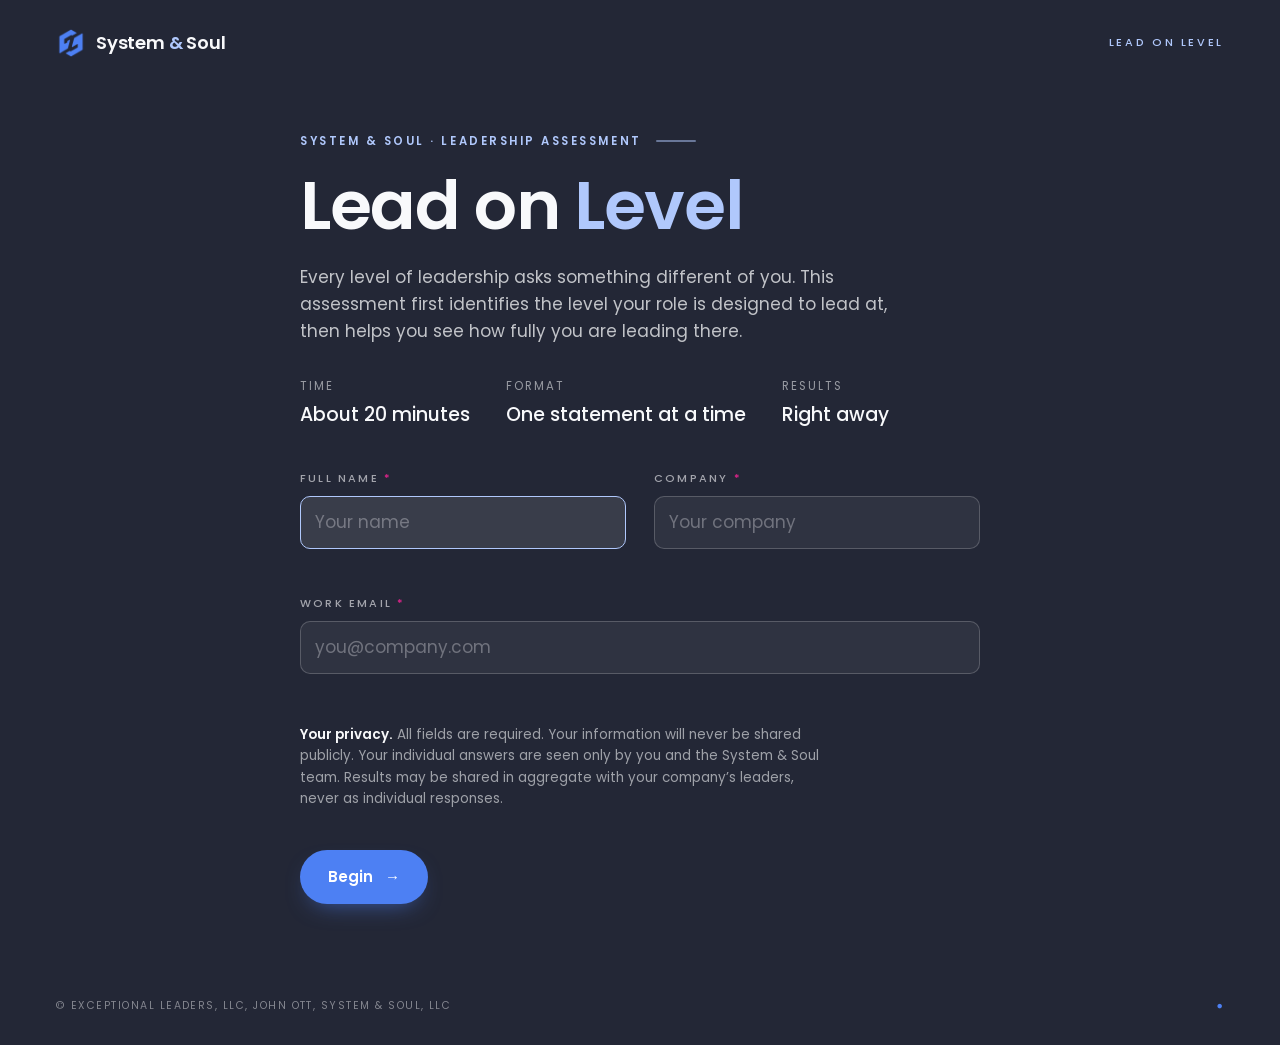
<file: index.html>
<!doctype html>
<html lang="en">
<head>
<meta charset="utf-8">
<meta name="viewport" content="width=device-width, initial-scale=1, viewport-fit=cover">
<meta name="robots" content="noindex, nofollow">
<title>Lead on Level · System &amp; Soul</title>
<meta name="description" content="A leadership assessment from System & Soul.">
<meta name="theme-color" content="#232736">
<link rel="icon" href="assets/brand/favicon.png">
<link rel="preconnect" href="https://fonts.googleapis.com">
<link rel="preconnect" href="https://fonts.gstatic.com" crossorigin>
<link href="https://fonts.googleapis.com/css2?family=Poppins:ital,wght@0,300;0,400;0,500;0,600;0,700;1,400;1,500&display=swap" rel="stylesheet">
<link rel="stylesheet" href="assets/styles.css?v=3">
</head>
<body class="theme-night">
<div class="progress" aria-hidden="true"><span id="bar"></span></div>
<div class="frame">
  <header class="topbar">
    <div class="brand" aria-label="System &amp; Soul">
      <img src="assets/brand/ss-mark.png" alt="">
      <span class="wordmark">System <span class="amp">&amp;</span> Soul</span>
    </div>
    <div class="eyebrow-mark">Lead on Level</div>
  </header>
  <main class="stage" id="stage" aria-live="polite">
    <noscript><p>This assessment requires JavaScript.</p></noscript>
  </main>
  <footer class="credits">
    <span>© Exceptional Leaders, LLC, John Ott, System &amp; Soul, LLC</span>
    <span class="save-state" id="saveState" data-s=""></span>
  </footer>
</div>

<script src="assets/content.js?v=3"></script>
<script src="assets/config.js?v=3"></script>
<script src="assets/app.js?v=3"></script>
</body>
</html>
</file>
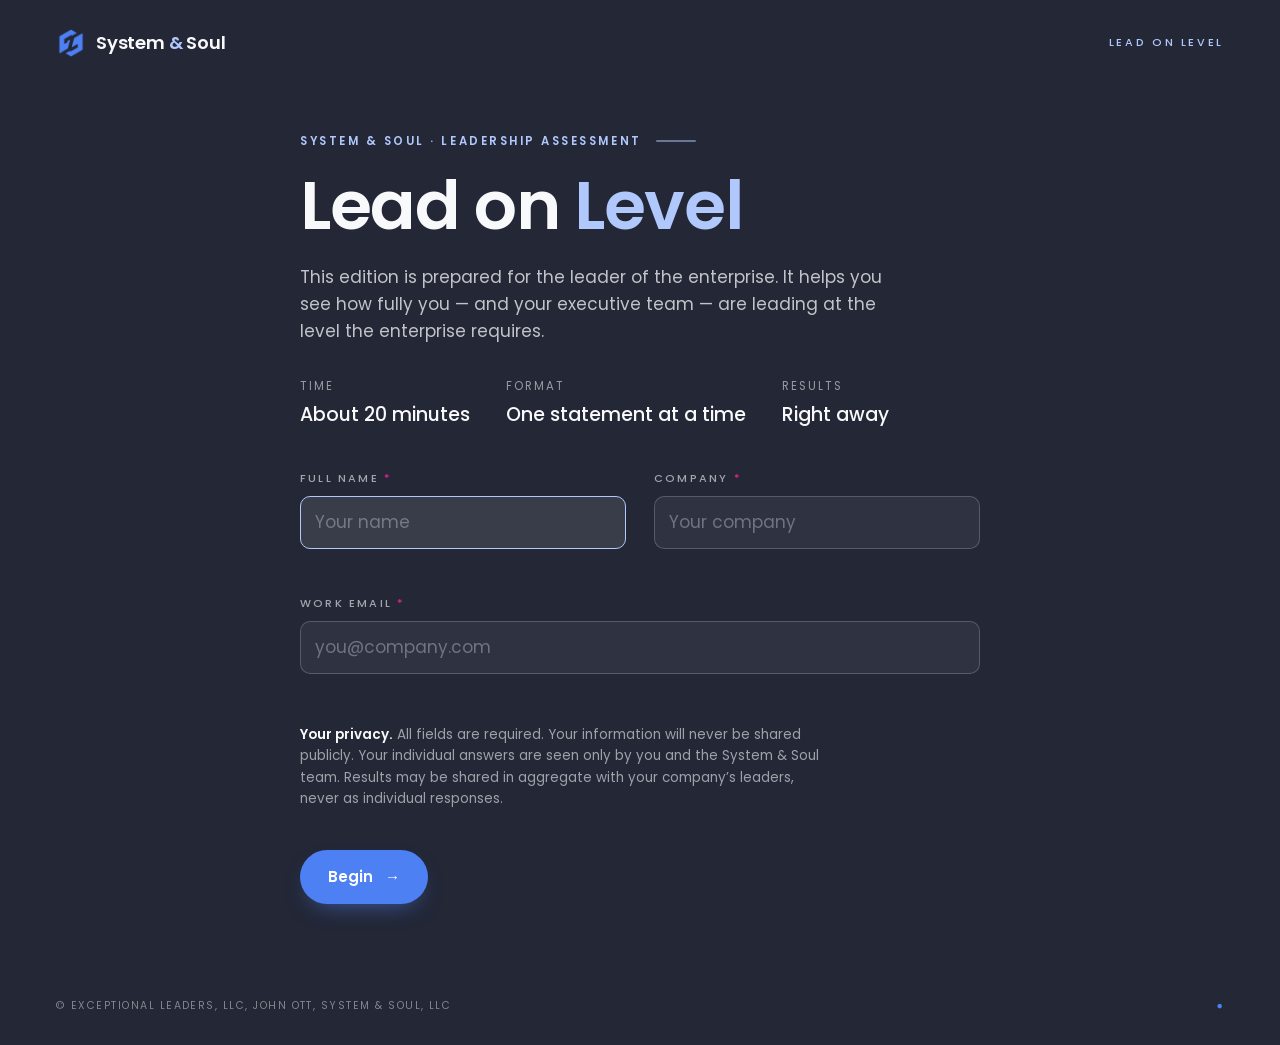
<file: ceo.html>
<!doctype html>
<html lang="en">
<head>
<meta charset="utf-8">
<meta name="viewport" content="width=device-width, initial-scale=1, viewport-fit=cover">
<meta name="robots" content="noindex, nofollow">
<title>Lead on Level · CEO Edition</title>
<meta name="description" content="A leadership assessment from System & Soul.">
<meta name="theme-color" content="#232736">
<link rel="icon" href="assets/brand/favicon.png">
<link rel="preconnect" href="https://fonts.googleapis.com">
<link rel="preconnect" href="https://fonts.gstatic.com" crossorigin>
<link href="https://fonts.googleapis.com/css2?family=Poppins:ital,wght@0,300;0,400;0,500;0,600;0,700;1,400;1,500&display=swap" rel="stylesheet">
<link rel="stylesheet" href="assets/styles.css?v=3">
</head>
<body class="theme-night">
<div class="progress" aria-hidden="true"><span id="bar"></span></div>
<div class="frame">
  <header class="topbar">
    <div class="brand" aria-label="System &amp; Soul">
      <img src="assets/brand/ss-mark.png" alt="">
      <span class="wordmark">System <span class="amp">&amp;</span> Soul</span>
    </div>
    <div class="eyebrow-mark">Lead on Level</div>
  </header>
  <main class="stage" id="stage" aria-live="polite">
    <noscript><p>This assessment requires JavaScript.</p></noscript>
  </main>
  <footer class="credits">
    <span>© Exceptional Leaders, LLC, John Ott, System &amp; Soul, LLC</span>
    <span class="save-state" id="saveState" data-s=""></span>
  </footer>
</div>

<script>window.LOL_MODE = "ceo";</script>
<script src="assets/content.js?v=3"></script>
<script src="assets/config.js?v=3"></script>
<script src="assets/app.js?v=3"></script>
</body>
</html>
</file>
<file: assets/styles.css>
/* Lead on Level · System & Soul
   Palette from systemandsoul.com: slate, royal blue, sky, and a pink accent. */
:root {
  --bg: #F8F9FB;
  --paper: #FFFFFF;
  --ink: #2B3044;
  --slate: #3C4258;
  --slate-deep: #232736;
  --slate-mid: #2E3346;
  --blue: #4D80F3;
  --blue-dk: #3567D6;
  --sky: #B0C8FC;
  --sky-wash: #E8EFFE;
  --pink: #E8238F;
  --muted: #6A6D77;
  --hair: rgba(60, 66, 88, .12);
  --hair-strong: rgba(60, 66, 88, .26);
  --night-text: #F8F9FB;
  --plus: #2E9D6B;
  --slash: #D99A1E;
  --minus: #D8455B;
  --sans: "Poppins", "Avenir Next", "Helvetica Neue", Arial, sans-serif;
  --ease: cubic-bezier(.22, .61, .21, 1);
  --col: 680px;
}

*, *::before, *::after { box-sizing: border-box; }
html { -webkit-text-size-adjust: 100%; }
body {
  margin: 0;
  min-height: 100vh;
  min-height: 100dvh;
  background: var(--bg);
  color: var(--ink);
  font-family: var(--sans);
  font-weight: 400;
  font-size: 16px;
  line-height: 1.6;
  -webkit-font-smoothing: antialiased;
  text-rendering: optimizeLegibility;
  transition: background-color .8s var(--ease), color .8s var(--ease);
}
body.theme-night { background: var(--slate-deep); color: var(--night-text); }
button, input { font: inherit; color: inherit; }
::selection { background: var(--sky); color: var(--slate-deep); }

/* ---------- frame ---------- */
.frame { min-height: 100vh; min-height: 100dvh; display: flex; flex-direction: column; }
.topbar {
  display: flex; align-items: center; justify-content: space-between;
  padding: 26px clamp(16px, 5vw, 56px) 0;
  gap: 16px;
}
.brand { display: flex; align-items: center; gap: 10px; min-height: 34px; }
.brand img { height: 30px; width: 30px; display: block; }
.brand .wordmark { font-weight: 600; font-size: 18px; letter-spacing: -.01em; color: var(--slate); white-space: nowrap; }
.brand .amp { color: var(--blue); }
.theme-night .brand .wordmark { color: var(--night-text); }
.theme-night .brand .amp { color: var(--sky); }
.eyebrow-mark {
  font-size: 11px; letter-spacing: .24em; text-transform: uppercase;
  color: var(--blue); font-weight: 500; white-space: nowrap;
}
.theme-night .eyebrow-mark { color: var(--sky); }

.progress {
  position: fixed; top: 0; left: 0; right: 0; height: 3px; z-index: 5;
  background: transparent; pointer-events: none;
}
.progress span {
  display: block; height: 100%; width: 0;
  background: linear-gradient(90deg, var(--blue), var(--sky));
  transition: width .6s var(--ease);
}

main.stage {
  flex: 1; width: 100%;
  display: flex; align-items: center; justify-content: center;
  padding: clamp(36px, 8vh, 96px) clamp(16px, 5vw, 56px);
}
.screen {
  width: 100%; max-width: var(--col);
  animation: enter .6s var(--ease) both;
}
.screen.leaving { animation: leave .22s ease-in both; }
@keyframes enter { from { opacity: 0; transform: translateY(14px); } to { opacity: 1; transform: none; } }
@keyframes leave { to { opacity: 0; transform: translateY(-8px); } }

footer.credits {
  padding: 22px clamp(16px, 5vw, 56px) 30px;
  display: flex; justify-content: space-between; align-items: center; gap: 12px; flex-wrap: wrap;
  font-size: 10.5px; letter-spacing: .14em; text-transform: uppercase; color: var(--muted);
}
.theme-night footer.credits { color: rgba(248, 249, 251, .45); }
footer .save-state { letter-spacing: .12em; }
footer .save-state[data-s="ok"]::before { content: "● "; color: var(--blue); }
footer .save-state[data-s="pending"]::before { content: "○ "; }
footer .save-state[data-s="error"]::before { content: "● "; color: var(--minus); }

/* ---------- type ---------- */
.kicker {
  font-size: 11.5px; letter-spacing: .22em; text-transform: uppercase;
  color: var(--blue); font-weight: 600; margin: 0 0 20px;
  display: flex; align-items: center; gap: 14px;
}
.kicker::after { content: ""; flex: 0 0 40px; height: 2px; background: currentColor; opacity: .5; border-radius: 2px; }
.theme-night .kicker { color: var(--sky); }
h1, h2, h3 { font-family: var(--sans); font-weight: 600; margin: 0; letter-spacing: -.02em; color: inherit; }
h1 { font-size: clamp(40px, 7vw, 68px); line-height: 1.05; }
h1 em, h2 em { font-style: normal; color: var(--blue); }
.theme-night h1 em, .theme-night h2 em { color: var(--sky); }
h2 { font-size: clamp(26px, 4.2vw, 38px); line-height: 1.18; }
h3 { font-size: 20px; line-height: 1.3; }
.lede { font-size: 17px; color: var(--muted); max-width: 56ch; margin: 22px 0 0; }
.theme-night .lede { color: rgba(248, 249, 251, .74); }
.small { font-size: 13.5px; color: var(--muted); }
.theme-night .small { color: rgba(248, 249, 251, .58); }
.rule { height: 1px; background: var(--hair); border: 0; margin: 40px 0; }
.theme-night .rule { background: rgba(248, 249, 251, .14); }

/* ---------- welcome ---------- */
.meta-row { display: flex; gap: 36px; flex-wrap: wrap; margin: 32px 0 0; }
.meta-row div { font-size: 11.5px; letter-spacing: .18em; text-transform: uppercase; color: rgba(248,249,251,.55); }
.meta-row strong { display: block; font-size: 19px; font-weight: 500; letter-spacing: 0; text-transform: none; color: var(--night-text); margin-top: 4px; }
.fields { display: grid; grid-template-columns: 1fr 1fr; gap: 22px 28px; margin-top: 40px; }
.field label {
  display: block; font-size: 11px; letter-spacing: .2em; text-transform: uppercase; font-weight: 500;
  color: rgba(248,249,251,.6); margin-bottom: 8px;
}
.field input {
  width: 100%; background: rgba(255,255,255,.06); border: 1px solid rgba(248,249,251,.2);
  padding: 12px 14px; font-size: 17px; font-weight: 400; color: var(--night-text);
  border-radius: 10px; outline: none; transition: border-color .3s, background .3s;
}
.field input:focus { border-color: var(--sky); background: rgba(255,255,255,.1); }
.field input::placeholder { color: rgba(248,249,251,.32); }
.field .err { color: #FF9AAE; font-size: 12.5px; min-height: 18px; margin-top: 6px; }
.privacy { margin-top: 26px; max-width: 58ch; }

/* ---------- buttons ---------- */
.actions { display: flex; align-items: center; gap: 22px; margin-top: 40px; flex-wrap: wrap; }
.btn {
  appearance: none; border: 0; background: var(--blue); color: #fff;
  padding: 15px 28px; border-radius: 999px; cursor: pointer;
  font-size: 15px; font-weight: 600; letter-spacing: 0;
  transition: background .3s var(--ease), transform .3s var(--ease), box-shadow .3s var(--ease);
  display: inline-flex; align-items: center; gap: 12px;
  box-shadow: 0 10px 24px -12px rgba(77,128,243,.7);
}
.btn:hover { background: var(--blue-dk); }
.btn .arrow { display: inline-block; transition: transform .3s var(--ease); }
.btn:hover .arrow { transform: translateX(4px); }
.btn:focus-visible, .opt:focus-visible, .link:focus-visible, .rate:focus-visible, .area-row summary:focus-visible { outline: 2px solid var(--blue); outline-offset: 3px; }
.theme-night .btn:focus-visible, .theme-night .link:focus-visible { outline-color: var(--sky); }
.btn.ghost { background: transparent; color: var(--slate); box-shadow: inset 0 0 0 1.5px var(--hair-strong); }
.btn.ghost:hover { background: var(--sky-wash); }
.btn[disabled] { opacity: .4; cursor: not-allowed; }
.link {
  appearance: none; background: none; border: 0; padding: 4px 0; cursor: pointer;
  font-size: 14px; font-weight: 500; color: var(--muted);
  border-bottom: 1.5px solid transparent; transition: color .3s, border-color .3s;
}
.link:hover { color: var(--slate); border-bottom-color: var(--blue); }
.theme-night .link { color: rgba(248,249,251,.65); }
.theme-night .link:hover { color: var(--night-text); border-bottom-color: var(--sky); }

/* ---------- option cards (routing) ---------- */
.opts { display: grid; gap: 12px; margin-top: 36px; }
.opt {
  appearance: none; text-align: left; cursor: pointer; width: 100%;
  background: var(--paper); border: 1.5px solid var(--hair); border-radius: 14px;
  padding: 20px 24px 20px 64px; position: relative;
  transition: border-color .3s var(--ease), background .3s var(--ease), box-shadow .3s var(--ease);
}
.opt:hover { border-color: var(--sky); box-shadow: 0 12px 30px -20px rgba(35,39,54,.4); }
.opt .k {
  position: absolute; left: 20px; top: 20px; width: 28px; height: 28px; border-radius: 8px;
  border: 1.5px solid var(--hair-strong); display: grid; place-items: center;
  font-size: 12px; color: var(--muted); font-weight: 600;
  transition: all .3s var(--ease);
}
.opt .t { display: block; font-size: 17.5px; line-height: 1.35; color: var(--ink); font-weight: 600; }
.opt .d { display: block; font-size: 14.5px; color: var(--muted); margin-top: 4px; }
.opt.sel { border-color: var(--blue); background: var(--sky-wash); }
.opt.sel .k { background: var(--blue); border-color: var(--blue); color: #fff; }

/* ---------- confirm ---------- */
.level-seal {
  margin: 30px 0 6px; display: flex; align-items: center; gap: 22px; flex-wrap: wrap;
}
.level-seal .num {
  font-weight: 700; font-size: clamp(80px, 13vw, 124px); line-height: .9; letter-spacing: -.04em;
  background: linear-gradient(150deg, var(--blue) 20%, var(--sky) 100%);
  -webkit-background-clip: text; background-clip: text; color: transparent;
}
.level-seal .nm { font-size: clamp(28px, 4.6vw, 40px); font-weight: 600; line-height: 1.1; letter-spacing: -.02em; }
.level-seal .nm small { display: block; font-size: 11.5px; letter-spacing: .2em; text-transform: uppercase; font-weight: 600; color: var(--blue); margin-bottom: 8px; }
.theme-night .level-seal .nm small { color: var(--sky); }
.note-card {
  border-left: 3px solid var(--blue); padding: 6px 0 6px 20px; margin-top: 26px;
  font-size: 17px; line-height: 1.6; color: var(--slate);
}
.theme-night .note-card { border-left-color: var(--sky); }
.level-list { margin-top: 24px; display: grid; gap: 10px; }
.level-list .opt { padding-left: 82px; }
.level-list .opt .k { width: 42px; height: 42px; top: 16px; font-size: 18px; border-radius: 10px; }

/* ---------- scale ---------- */
.scale { margin-top: 32px; border-top: 1px solid var(--hair); }
.scale-row { display: grid; grid-template-columns: 56px 1fr; gap: 18px; padding: 18px 0; border-bottom: 1px solid var(--hair); }
.glyph {
  width: 44px; height: 44px; border: 1.5px solid var(--hair-strong); border-radius: 50%;
  display: grid; place-items: center; font-size: 22px; font-weight: 600; color: var(--slate); line-height: 1;
}
.scale-row b { font-weight: 600; font-size: 17px; display: block; line-height: 1.35; }
.scale-row span { color: var(--muted); font-size: 14.5px; }
.instructions { list-style: none; padding: 0; margin: 24px 0 0; }
.instructions li { padding-left: 22px; position: relative; color: var(--muted); margin: 6px 0; }
.instructions li::before { content: ""; position: absolute; left: 0; top: .8em; width: 10px; height: 2px; border-radius: 2px; background: var(--blue); }
kbd {
  font-family: var(--sans); font-size: 11px; border: 1px solid var(--hair-strong); padding: 1px 6px;
  border-radius: 4px; color: var(--slate);
}

/* ---------- item ---------- */
.item-head { display: flex; justify-content: space-between; align-items: flex-start; gap: 20px; }
.area { max-width: 46ch; }
.area .part { font-size: 11px; letter-spacing: .2em; text-transform: uppercase; font-weight: 600; color: var(--blue); }
.area .title { font-size: 16.5px; line-height: 1.35; color: var(--slate); margin-top: 6px; font-weight: 600; }
.area .desc { font-size: 14px; color: var(--muted); margin-top: 4px; }
.count { font-size: 15px; color: var(--muted); white-space: nowrap; font-variant-numeric: tabular-nums; }
.count b { color: var(--slate); font-weight: 600; }
.statement {
  font-weight: 500; font-size: clamp(24px, 3.8vw, 34px); line-height: 1.3; letter-spacing: -.015em;
  margin: 40px 0 34px; color: var(--ink); text-wrap: balance;
}
.rates { display: grid; gap: 10px; }
.rate {
  appearance: none; cursor: pointer; text-align: left; width: 100%;
  display: grid; grid-template-columns: 52px 1fr auto; align-items: center; gap: 14px;
  background: var(--paper); border: 1.5px solid var(--hair); padding: 12px 18px 12px 12px; border-radius: 14px;
  transition: border-color .25s var(--ease), background .25s var(--ease), box-shadow .3s var(--ease);
}
.rate:hover { border-color: var(--sky); box-shadow: 0 12px 30px -22px rgba(35,39,54,.45); }
.rate .glyph { width: 40px; height: 40px; font-size: 20px; transition: all .25s var(--ease); }
.rate .lbl { font-size: 16px; line-height: 1.3; color: var(--ink); font-weight: 600; }
.rate .sub { display: block; font-size: 13.5px; color: var(--muted); font-weight: 400; margin-top: 2px; }
.rate .key { font-size: 11px; color: var(--muted); opacity: .7; }
.rate.sel { border-color: var(--blue); background: var(--sky-wash); }
.rate.sel .glyph { background: var(--blue); color: #fff; border-color: var(--blue); }
.item-foot { display: flex; justify-content: space-between; align-items: center; margin-top: 28px; gap: 16px; flex-wrap: wrap; }

/* ---------- results ---------- */
.results { max-width: 760px; }
.res-head .lede { margin-top: 14px; }
.res-cards { display: grid; grid-template-columns: repeat(auto-fit, minmax(200px, 1fr)); gap: 14px; margin-top: 32px; }
.res-card { background: var(--paper); border: 1px solid var(--hair); border-radius: 16px; padding: 20px 22px; }
.res-card .lbl { font-size: 11px; letter-spacing: .18em; text-transform: uppercase; font-weight: 600; color: var(--muted); }
.res-card .big { font-size: 40px; font-weight: 700; letter-spacing: -.03em; line-height: 1.1; color: var(--slate); margin-top: 6px; font-variant-numeric: tabular-nums; }
.res-card .big small { font-size: 16px; font-weight: 500; color: var(--muted); letter-spacing: 0; }
.res-card p { margin: 6px 0 0; font-size: 13.5px; color: var(--muted); }
.res-section { margin-top: 44px; }
.res-section > h3 { margin-bottom: 6px; }
.res-section > .small { margin: 0 0 16px; }
.dist { display: flex; height: 10px; border-radius: 999px; overflow: hidden; background: var(--hair); margin-top: 12px; }
.dist span { display: block; height: 100%; }
.dist .p { background: var(--plus); } .dist .s { background: var(--slash); } .dist .m { background: var(--minus); }
.legend { display: flex; gap: 18px; flex-wrap: wrap; font-size: 12.5px; color: var(--muted); margin-top: 10px; }
.legend i { display: inline-block; width: 10px; height: 10px; border-radius: 3px; margin-right: 6px; vertical-align: -1px; }
.legend .p { background: var(--plus); } .legend .s { background: var(--slash); } .legend .m { background: var(--minus); }
.callouts { display: grid; grid-template-columns: 1fr 1fr; gap: 14px; }
.callout { border-radius: 16px; padding: 18px 20px; background: var(--paper); border: 1px solid var(--hair); }
.callout.good { border-top: 4px solid var(--plus); }
.callout.focus { border-top: 4px solid var(--minus); }
.callout h4 { margin: 0 0 8px; font-size: 13px; letter-spacing: .14em; text-transform: uppercase; font-weight: 600; color: var(--muted); }
.callout ul { margin: 0; padding-left: 18px; }
.callout li { margin: 6px 0; font-weight: 500; font-size: 15px; line-height: 1.4; }
.area-list { display: grid; gap: 10px; }
.area-row { background: var(--paper); border: 1px solid var(--hair); border-radius: 14px; }
.area-row summary { list-style: none; cursor: pointer; padding: 16px 18px; display: grid; grid-template-columns: 1fr 150px; gap: 16px; align-items: center; border-radius: 14px; }
.area-row summary::-webkit-details-marker { display: none; }
.area-row .at { font-weight: 600; font-size: 15px; line-height: 1.35; }
.area-row .at small { display: block; font-weight: 500; color: var(--muted); font-size: 12px; letter-spacing: .1em; text-transform: uppercase; margin-bottom: 2px; }
.area-row .dist { margin-top: 0; }
.area-row .body { padding: 0 18px 16px; }
.area-row ul { list-style: none; margin: 0; padding: 0; border-top: 1px solid var(--hair); }
.area-row li { display: grid; grid-template-columns: 30px 1fr; gap: 10px; padding: 10px 0; border-bottom: 1px solid var(--hair); font-size: 14.5px; line-height: 1.45; }
.area-row li:last-child { border-bottom: 0; }
.chip { width: 24px; height: 24px; border-radius: 50%; display: grid; place-items: center; font-weight: 700; font-size: 14px; color: #fff; }
.chip.p { background: var(--plus); } .chip.s { background: var(--slash); } .chip.m { background: var(--minus); } .chip.n { background: var(--hair-strong); }
.signal { background: var(--sky-wash); border-radius: 14px; padding: 16px 18px; font-size: 15px; color: var(--slate); margin-top: 14px; }
.signal strong { font-weight: 600; }
.retry { margin-top: 22px; color: var(--minus); font-size: 14px; }
.res-actions { margin-top: 44px; }

@media (max-width: 640px) {
  body { font-size: 15.5px; }
  .topbar { padding-top: 18px; }
  .brand img { height: 26px; width: 26px; }
  .brand .wordmark { font-size: 16px; }
  .eyebrow-mark { font-size: 9.5px; letter-spacing: .18em; }
  main.stage { align-items: flex-start; }
  .fields { grid-template-columns: 1fr; }
  .opt { padding: 16px 16px 16px 56px; }
  .opt .k { left: 16px; top: 17px; }
  .opt .t { font-size: 16.5px; }
  .rate { grid-template-columns: 44px 1fr; padding: 10px 12px 10px 10px; }
  .rate .key { display: none; }
  .statement { margin: 28px 0 24px; }
  .item-head { flex-direction: column-reverse; gap: 10px; }
  .callouts { grid-template-columns: 1fr; }
  .area-row summary { grid-template-columns: 1fr; gap: 10px; }
  footer.credits { font-size: 9.5px; letter-spacing: .1em; }
}
@media (max-width: 640px), (hover: none) {
  .item-foot .small { display: none; }
}
@media (prefers-reduced-motion: reduce) {
  *, *::before, *::after { animation-duration: .01ms !important; transition-duration: .01ms !important; }
}
@media print {
  body { background: #fff; font-size: 12px; }
  .progress, .res-actions, footer .save-state, #retry { display: none !important; }
  main.stage { padding: 12px 0; display: block; }
  .screen { animation: none; max-width: none; }
  .area-row, .res-card, .callout { break-inside: avoid; }
  .area-row .body { display: block !important; }
  .dist, .chip, .legend i { -webkit-print-color-adjust: exact; print-color-adjust: exact; }
}

/* ---------- sign-in fields ---------- */
.field.wide { grid-column: 1 / -1; }
.field .req { color: var(--pink); }
.field input[aria-invalid="true"] { border-color: #FF9AAE; }
.privacy strong { color: var(--night-text); font-weight: 600; }
</file>
